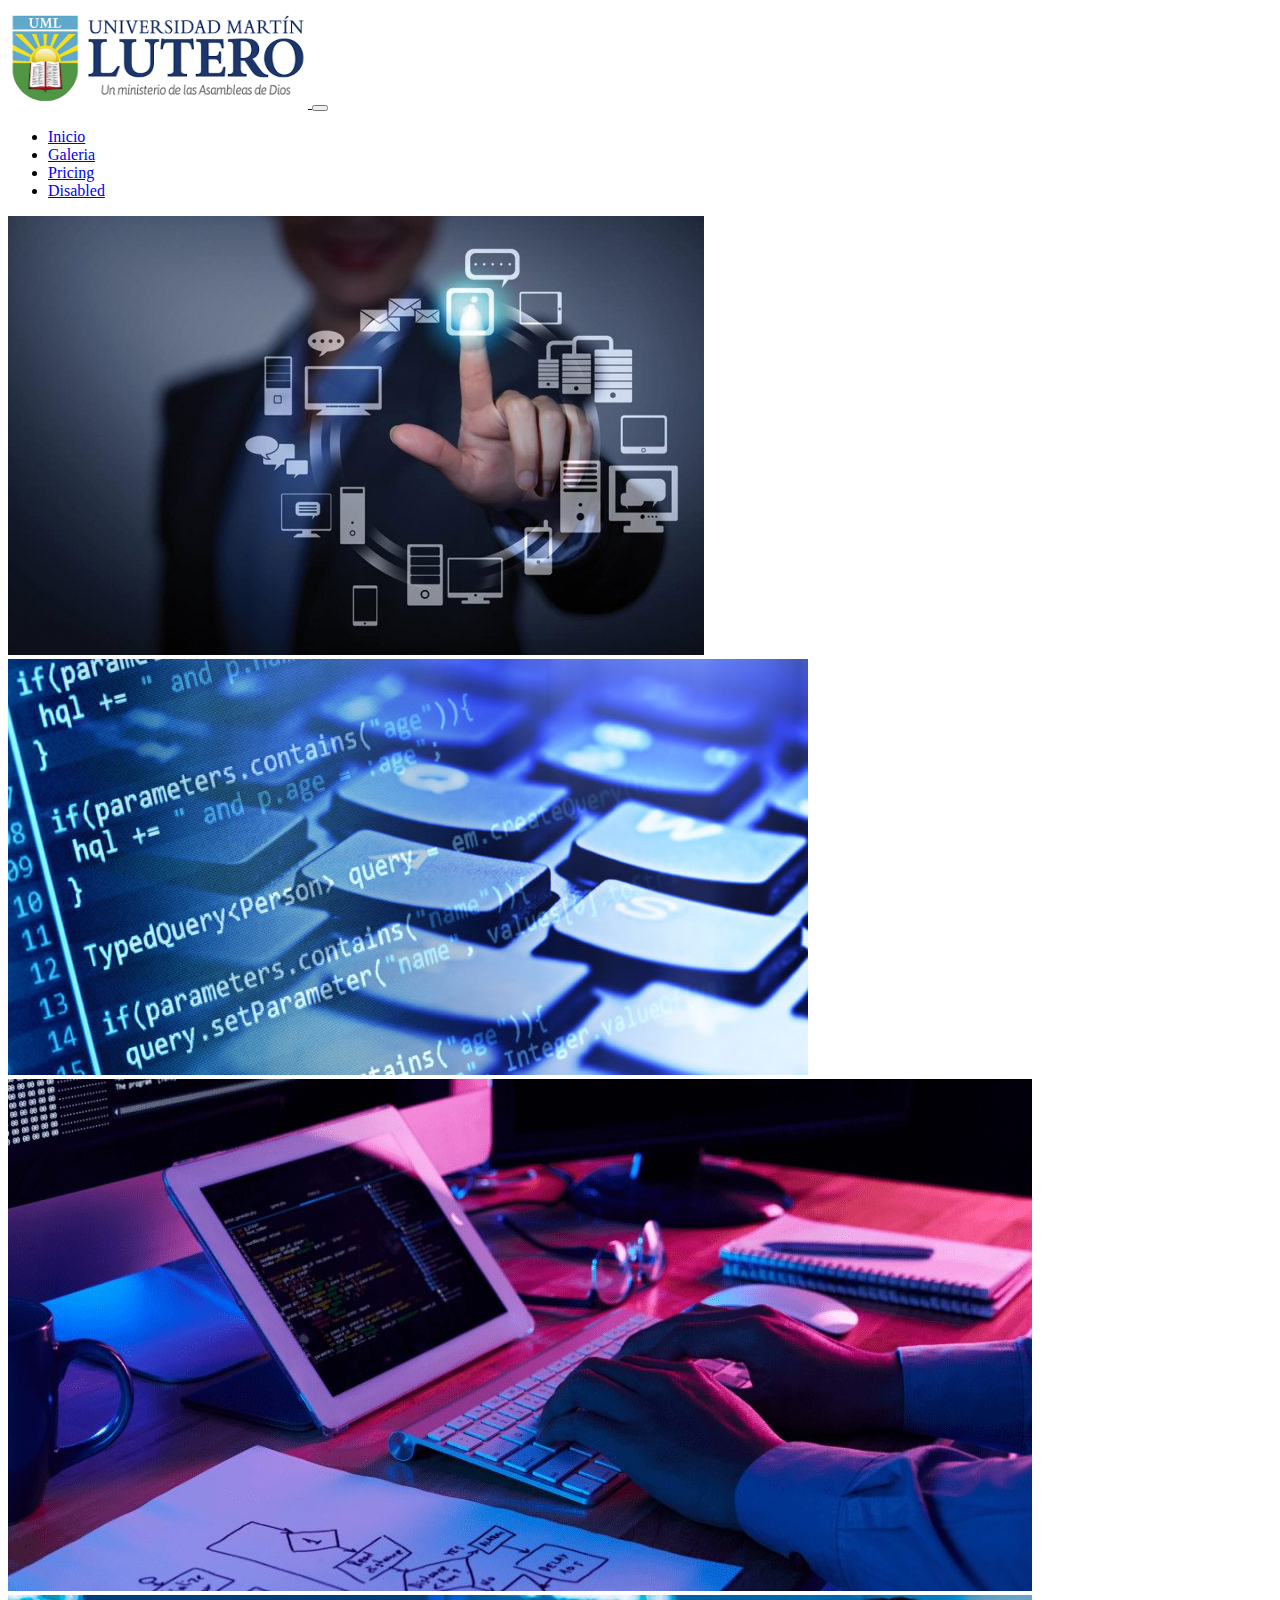
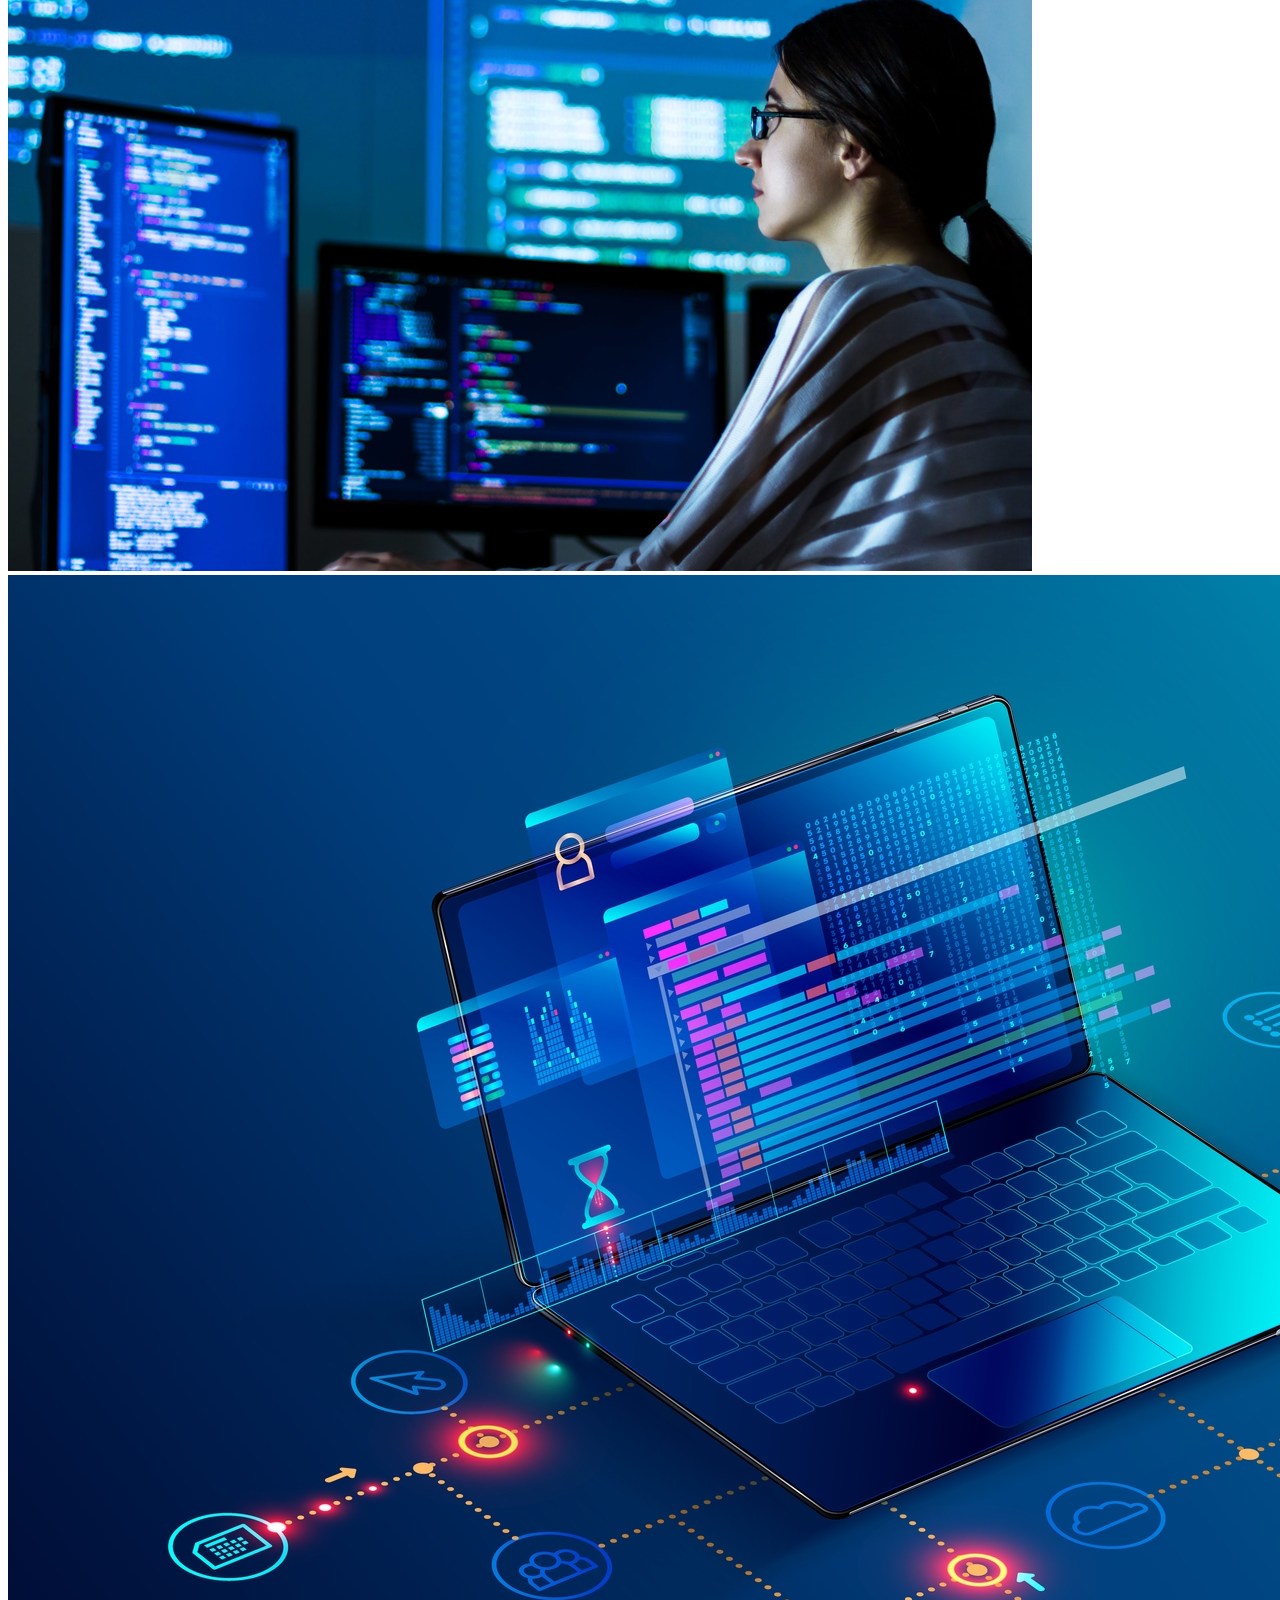
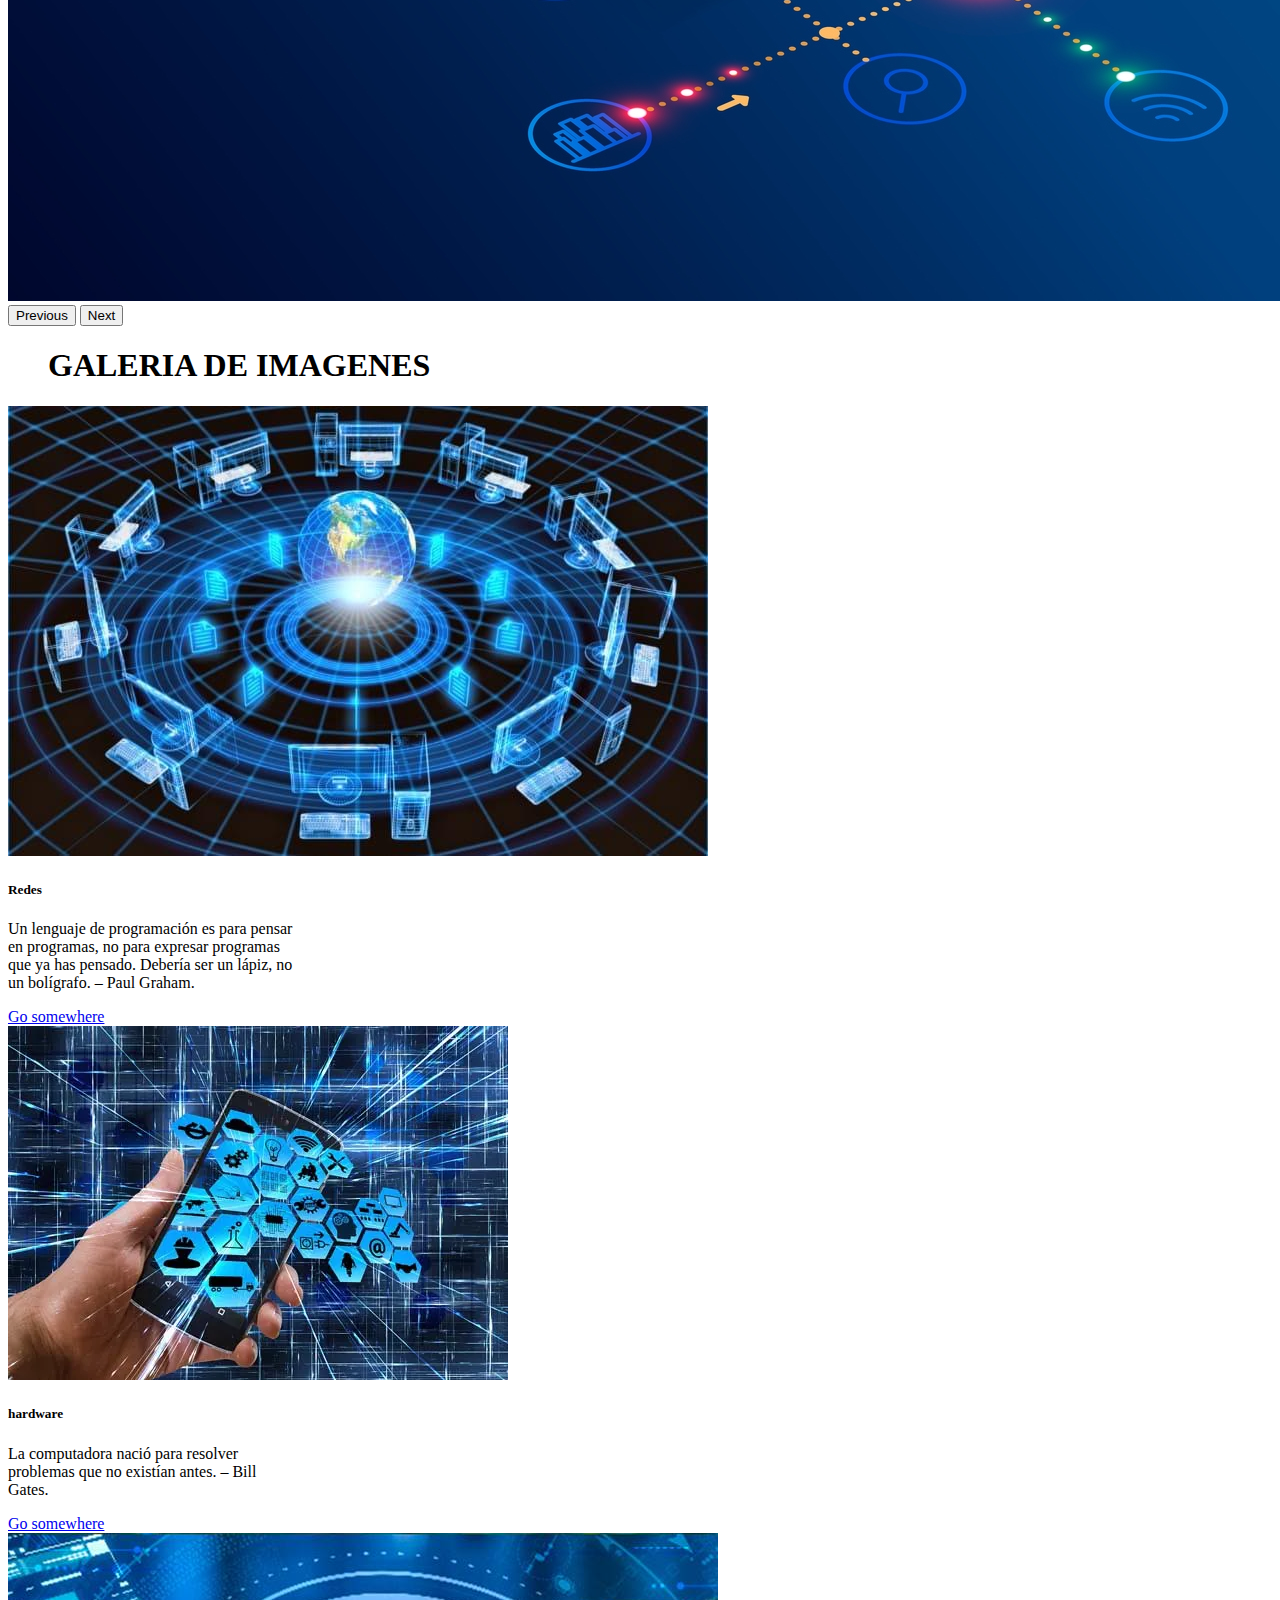
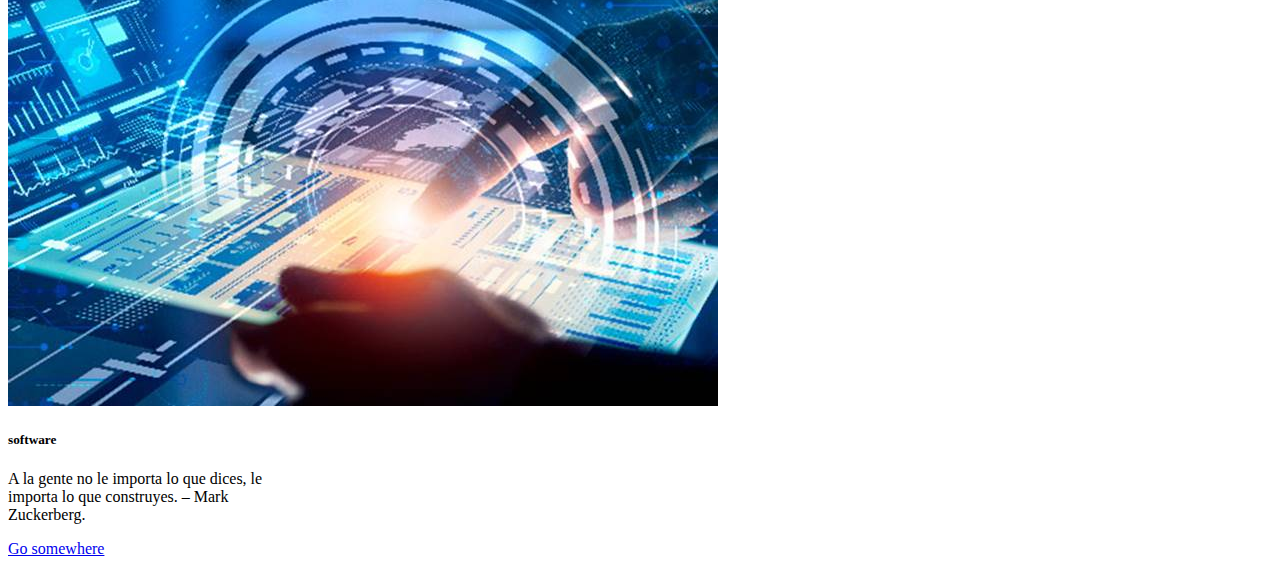
<file: index.html>
<!DOCTYPE html>
<html lang="en">

<head>
    <meta charset="UTF-8">
    <meta http-equiv="X-UA-Compatible" content="IE=edge">
    <meta name="viewport" content="width=device-width, initial-scale=1.0">
    <title>examen20190034934</title>
    <link href="https://cdn.jsdelivr.net/npm/bootstrap@5.1.3/dist/css/bootstrap.min.css" rel="stylesheet"
        integrity="sha384-1BmE4kWBq78iYhFldvKuhfTAU6auU8tT94WrHftjDbrCEXSU1oBoqyl2QvZ6jIW3" crossorigin="anonymous">
</head>

<body>
    <nav class="navbar navbar-expand-lg navbar-light bg-light">
        <div class="container-fluid">
          <a class="navbar-brand" href="#">
            <img src="img/logo2.jpg" alt="" width="300" height="100" class="d-inline-block align-text-center ">
          </a>
          <button class="navbar-toggler" type="button" data-bs-toggle="collapse" data-bs-target="#navbarNav" aria-controls="navbarNav" aria-expanded="false" aria-label="Toggle navigation">
            <span class="navbar-toggler-icon"></span>
          </button>
          <div class="collapse navbar-collapse" id="navbarNav">
            <ul class="navbar-nav">
              <li class="nav-item">
                <a class="nav-link active" aria-current="page" href="#">Inicio</a>
              </li>
              <li class="nav-item">
                <a class="nav-link" href="Galeria.html">Galeria</a>
              </li>
              <li class="nav-item">
                <a class="nav-link" href="#">Pricing</a>
              </li>
              <li class="nav-item">
                <a class="nav-link disabled" href="#" tabindex="-1" aria-disabled="true">Disabled</a>
              </li>
            </ul>
          </div>
        </div>
      </nav>
    <div class="row">
        

    <div id="carouselExampleControls" class="carousel slide" data-bs-ride="carousel">
        <div class="carousel-inner">
            <div class="carousel-item active">
                <img src="img/img1.jpg" class="d-block w-100" alt="...">
            </div>
            <div class="carousel-item">
                <img src="img/img2.jpg" class="d-block w-100" alt="...">
            </div>
            <div class="carousel-item">
                <img src="img/img3.jpg" class="d-block w-100" alt="...">
            </div>
            <div class="carousel-item">
                <img src="img/i1.jpg" class="d-block w-100" alt="...">
            </div>
            <div class="carousel-item">
                <img src="img/i2.jpg" class="d-block w-100" alt="...">
            </div>
        </div>
        <button class="carousel-control-prev" type="button" data-bs-target="#carouselExampleControls"
            data-bs-slide="prev">
            <span class="carousel-control-prev-icon" aria-hidden="true"></span>
            <span class="visually-hidden">Previous</span>
        </button>
        <button class="carousel-control-next" type="button" data-bs-target="#carouselExampleControls"
            data-bs-slide="next">
            <span class="carousel-control-next-icon" aria-hidden="true"></span>
            <span class="visually-hidden">Next</span>
        </button>
    </div>
    <figure class="text-center">
        <H1 class="bg-primary "> GALERIA DE IMAGENES </H1>
    </figure>
    <div class="container">
        <div class="row">
            <div class="col">
                <div class="card" style="width: 18rem;">
                    <img src="img/img4.jpg" class="card-img-top" alt="...">
                    <div class="card-body">
                        <h5 class="card-title">Redes</h5>
                        <p class="card-text">
                            Un lenguaje de programación es
                            para pensar en programas, no para expresar programas que ya has
                            pensado. Debería ser un lápiz, no un bolígrafo. – Paul Graham.</p>
                        <a href="#" class="btn btn-primary">Go somewhere</a>
                    </div>
                </div>
            </div>
            <div class="col">
                <div class="card" style="width: 18rem;">
                    <img src="img/img5.jpg" class="card-img-top" alt="...">
                    <div class="card-body">
                        <h5 class="card-title">hardware</h5>
                        <p class="card-text">
                            La computadora nació para resolver problemas que
                            no existían antes. – Bill Gates.</p>
                        <a href="#" class="btn btn-primary">Go somewhere</a>
                    </div>
                </div>
            </div>
            <div class="col">
                <div class="card" style="width: 18rem;">
                    <img src="img/img6.jpg" class="card-img-top" alt="...">
                    <div class="card-body">
                        <h5 class="card-title">software</h5>
                        <p class="card-text">A la gente no le importa lo que dices,
                            le importa lo que construyes. – Mark Zuckerberg.</p>
                        <a href="#" class="btn btn-primary">Go somewhere</a>
                    </div>
                </div>
            </div>
        </div>
    </div>

    <script src="https://cdn.jsdelivr.net/npm/bootstrap@5.1.3/dist/js/bootstrap.bundle.min.js"
        integrity="sha384-ka7Sk0Gln4gmtz2MlQnikT1wXgYsOg+OMhuP+IlRH9sENBO0LRn5q+8nbTov4+1p"
        crossorigin="anonymous"></script>
</body>

</html>
</file>
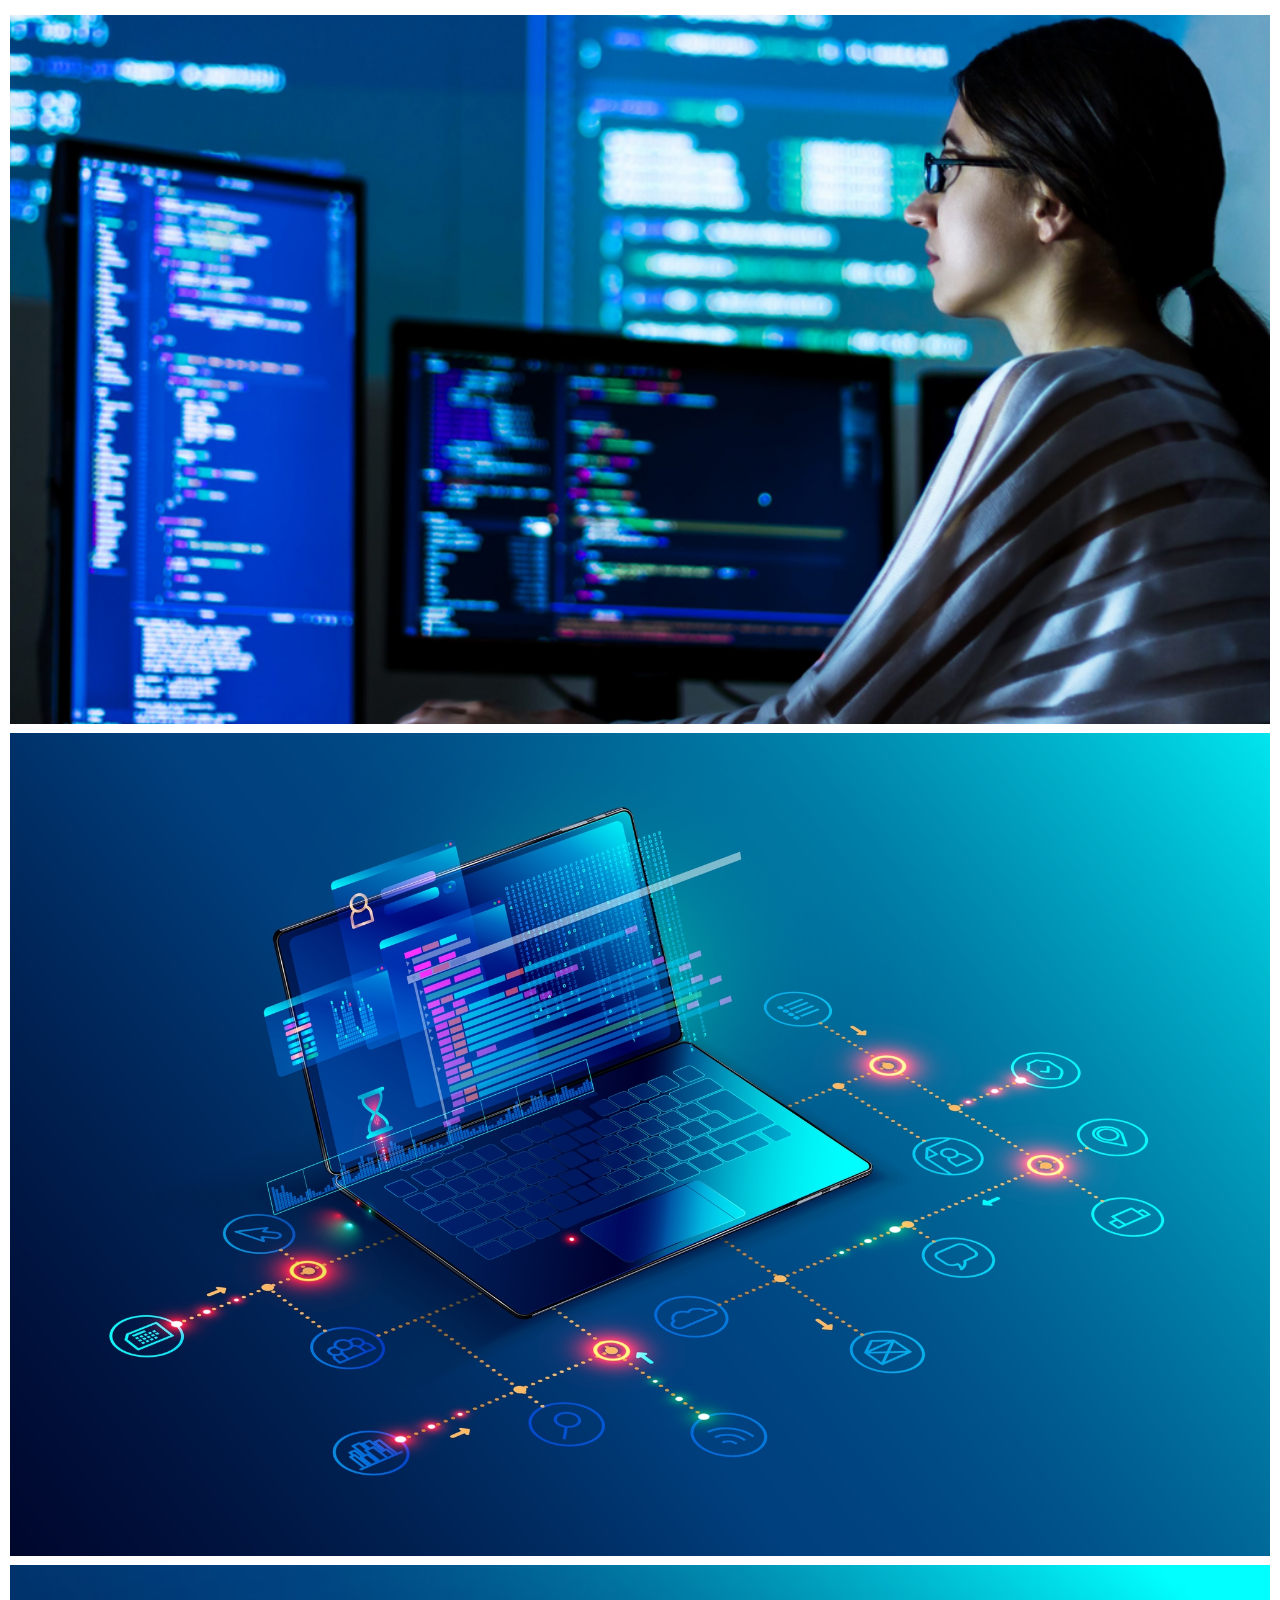
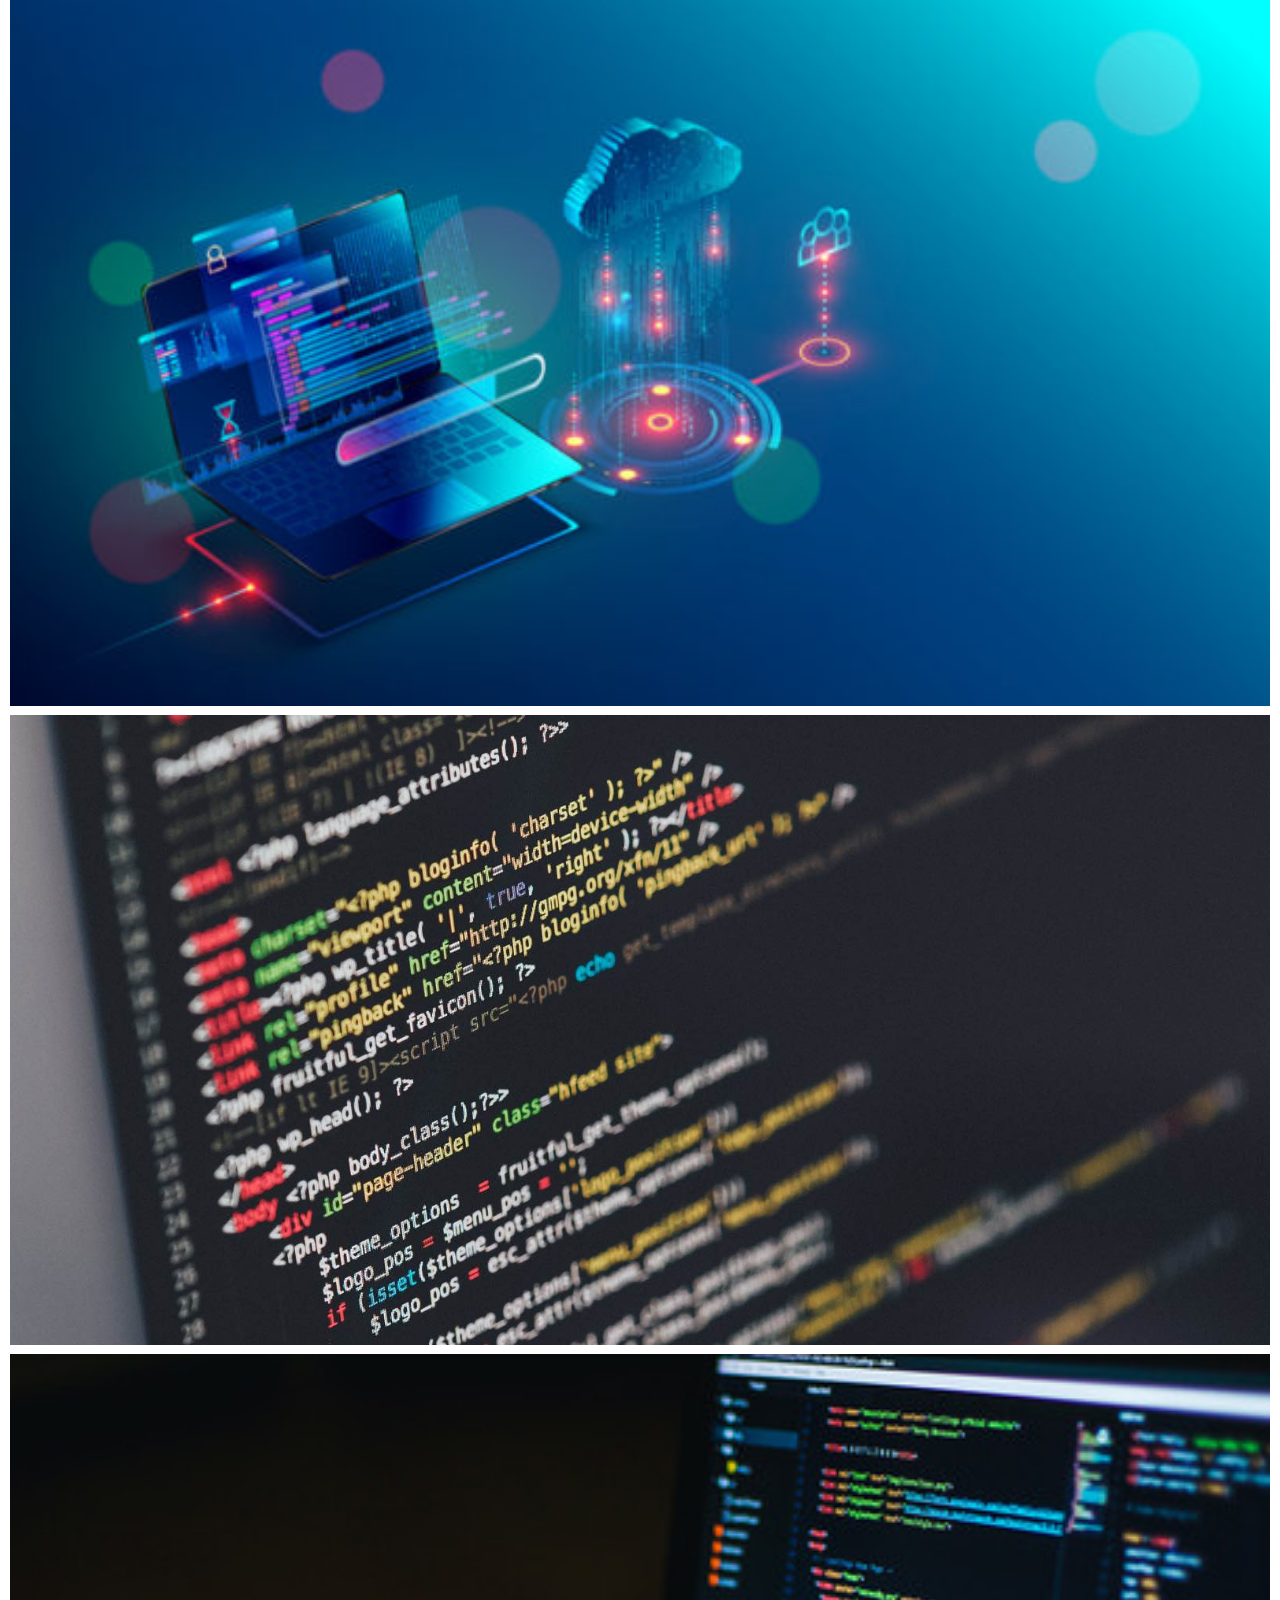
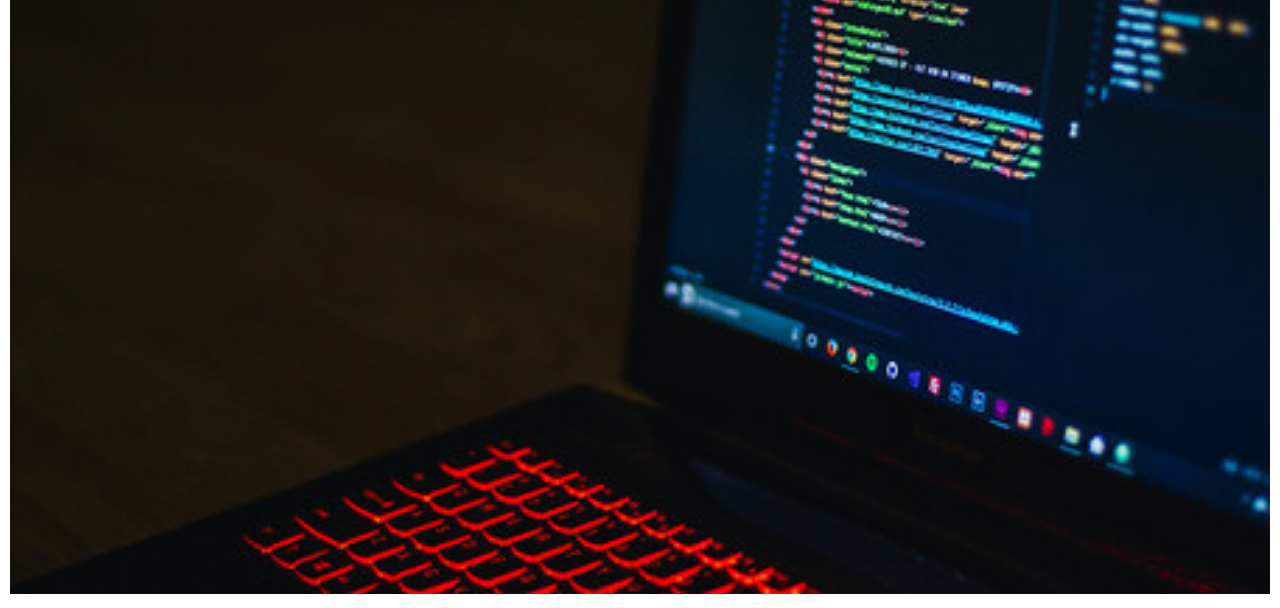
<file: Galeria.html>
<!DOCTYPE html>
<html lang="es">

<head>
    <meta charset="UTF-8">
    <meta http-equiv="X-UA-Compatible" content="IE=edge">
    <meta name="viewport" content="width=device-width, initial-scale=1.0">
    <title>Galeria</title>
    <link rel="stylesheet" href="styles.css"/>
</head>

<body>
    <div class="row">
        <div class="column">

            <img src="img/i1.jpg" alt="i1">
            <img src="img/i2.jpg" alt="i2">
            <img src="img/i3.jpg" alt="i3">
            <img src="img/i4.jpg" alt="i4">
            <img src="img/i5.jpg" alt="i5">

        </div>

</body>

</html>
</file>
<file: styles.css>
*{
    box-sizing: border-box;
}

body{
    margin: 0;
    padding: 0;
}

img{
    width: 100%;
}

.row{
    display: flex;
    padding: 5px;
    flex-wrap: wrap;
}

.column{
    flex: 25%;
    padding: 5px;
}

.column img{
 margin-top: 5px;
}

@media(max-width:800px){
    .column{
        flex: 50%;
    }
}
@media(max-width:600px){
    .column{
        flex: 100%;
    }
}
</file>
